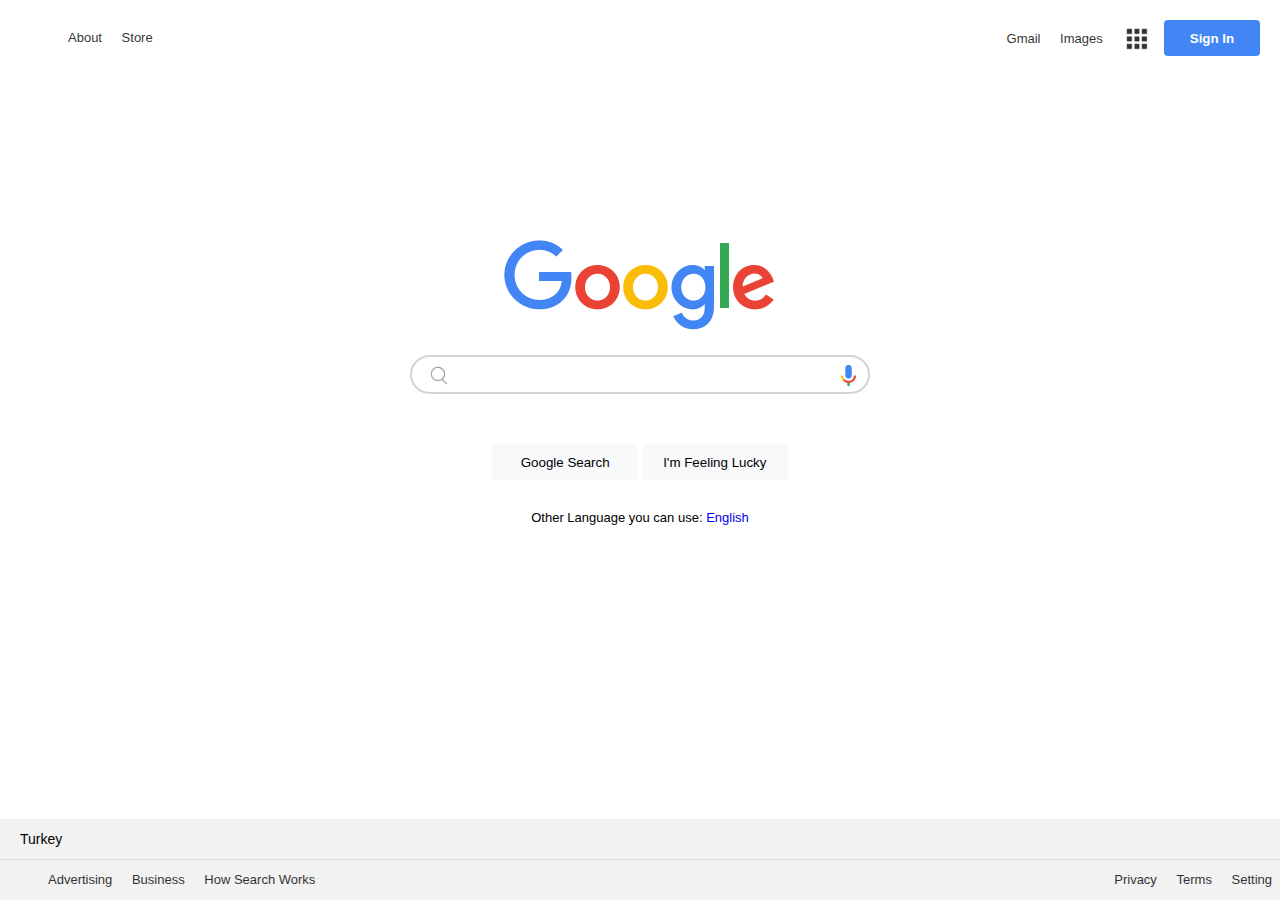
<file: google_clone/index.html>
<!DOCTYPE html>
<html lang="en">
   <head>
      <meta charset="UTF-8" />
      <meta http-equiv="X-UA-Compatible" content="IE=edge" />
      <meta name="viewport" content="width=device-width, initial-scale=1.0" />
      <title>Google</title>
      <link
         rel="shortcut icon"
         href="./images/favicon.png"
         type="image/x-icon"
      />
      <link rel="stylesheet" href="index.css" />
   </head>
   <body>
      <header class="header">
         <ul class="header__left">
            <li><a href="#">About</a></li>
            <li><a href="#">Store</a></li>
         </ul>

         <ul class="header__right">
            <li><a href="#">Gmail</a></li>
            <li><a href="#">Images</a></li>
            <li>
               <a href="#">
                  <img
                     class="header__right--appicon"
                     title="Google Apps"
                     src="./images/appicon.png"
                     alt="App Icon"
                  />
               </a>
            </li>
            <li><button class="header__right--button">Sign In</button></li>
         </ul>
      </header>
      <main class="main">
         <img class="main__logo" src="./images/googlelogo.png" alt="logo" />

         <div class="main__search-bar">
            <img
               class="main__search-bar--magnifier"
               src="./images/magnifying_glass.jpg"
               alt=""
            />

            <input class="main__search-bar--input" type="search" />

            <a href="#">
               <img
                  width="15px"
                  class="main__search-bar--mic"
                  src="./images/google_microphone.png"
                  alt="Voice"
               />
            </a>
         </div>

         <div class="main__buttons">
            <button class="main__buttons--left">Google Search</button>
            <button class="main__buttons--right">I'm Feeling Lucky</button>
         </div>

         <div class="main__language">
            <p>Other Language you can use: <a href="#">English</a></p>
         </div>
      </main>

      <footer class="footer">
         <div class="footer__country">Turkey</div>
         <div class="footer__bottom">
            <ul class="footer__bottom--left">
               <li><a href="#">Advertising</a></li>
               <li><a href="#">Business</a></li>
               <li><a href="#">How Search Works</a></li>
            </ul>

            <ul class="footer__bottom--right">
               <li><a href="#">Privacy</a></li>
               <li><a href="#">Terms</a></li>
               <li><a href="#">Setting</a></li>
            </ul>
         </div>
      </footer>
   </body>
</html>
</file>
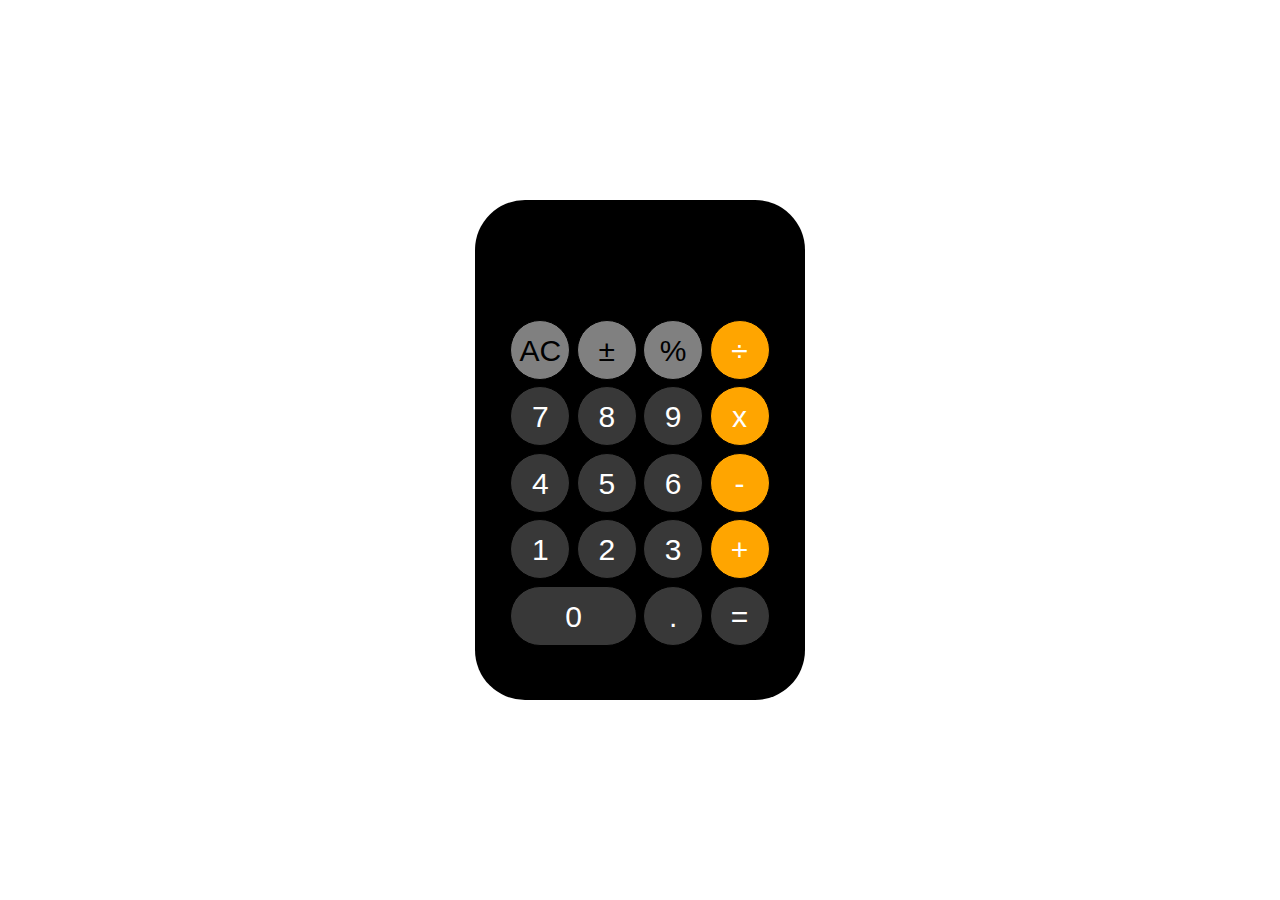
<file: IOS/index.html>
<!DOCTYPE html>
<html lang="en">
<head>
    <meta charset="UTF-8">
    <meta http-equiv="X-UA-Compatible" content="IE=edge">
    <meta name="viewport" content="width=device-width, initial-scale=">
    <title>IOS</title>
    <link rel="stylesheet" href="style.css">
</head>
<body>
    <div class="container">


        <div class="button but1">AC</div>
        <div class="button but2">±</div>
        <div class="button but3">%</div>
        <div class="button but4">÷</div>
        <div class="button but5">7</div>
        <div class="button but6">8</div>
        <div class="button but7">9</div>
        <div class="button but8">x</div>
        <div class="button but9">4</div>
        <div class="button but10">5</div>
        <div class="button but11">6</div>
        <div class="button but12">-</div>
        <div class="button but13">1</div>
        <div class="button but14">2</div>
        <div class="button but15">3</div>
        <div class="button but16">+</div>
        <div class="button but17">0</div>
        <div class="button but18">.</div>
        <div class="button but19">=</div>


    </div>
</body>
</html>
</file>
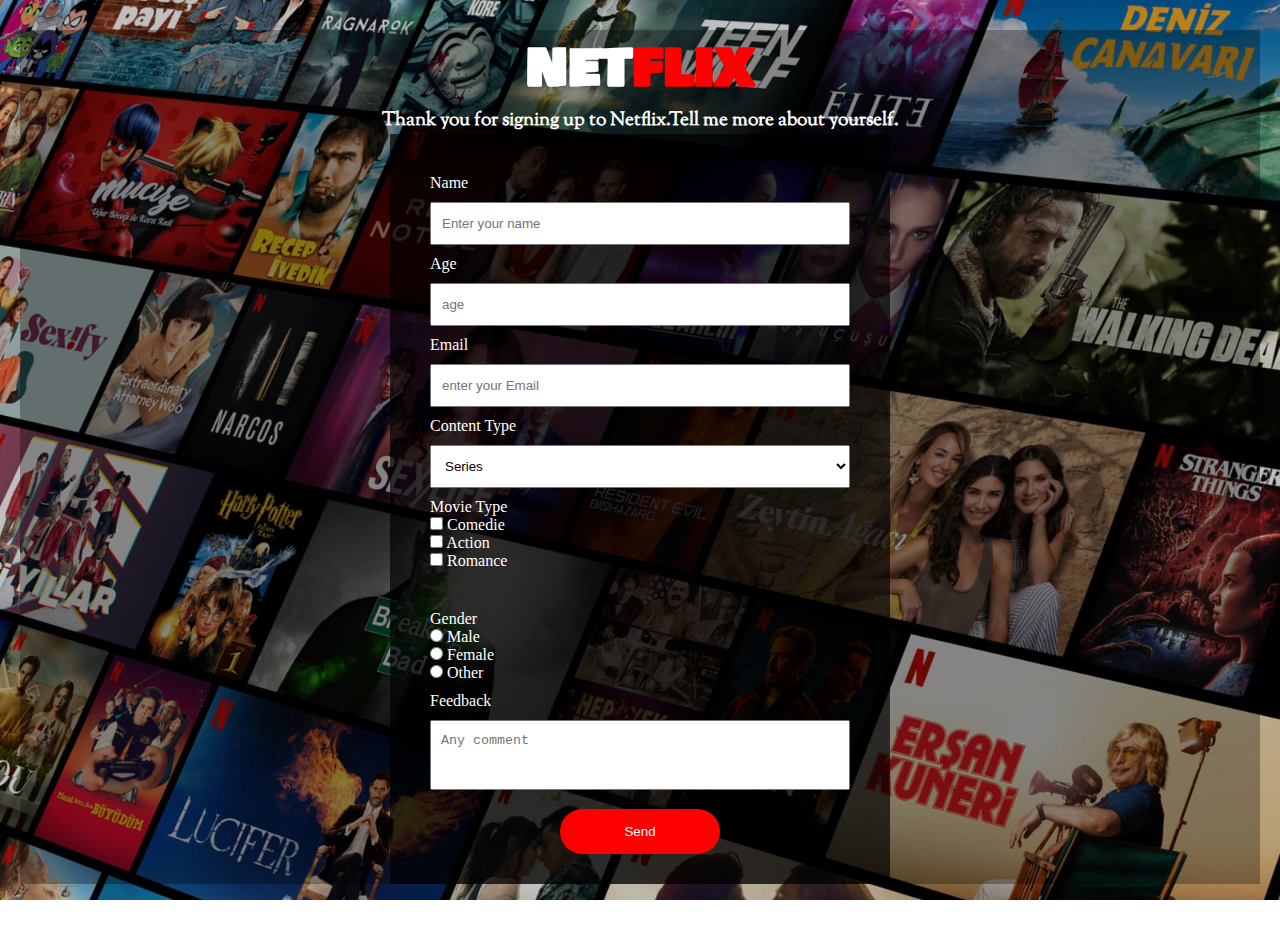
<file: Netflix/index.html>
<!DOCTYPE html>
<html lang="en">
<head>
    <meta charset="UTF-8">
    <meta http-equiv="X-UA-Compatible" content="IE=edge">
    <meta name="viewport" content="width=device-width, initial-scale=1.0">
    <title>Netflix_survey_form</title>
    <link rel="stylesheet" href="style.css">
</head>
<body>
    <div class="container">
        <header id="header">
            <h1 class="baslık1">NET<span>FLIX</span></h1>
            <h3 class="baslık2">Thank you for signing up to Netflix.Tell me more about yourself. </h3>
        </header>
        <section class="form_container">
            <form action="#">
                <div class="form_box">
                    <label for="name">Name</label>
                    <br>
                    <input type="text" name="name" id="name" placeholder="Enter your name" required>

                </div>
                <div class="form_box">
                    <label for="age">Age</label>
                    <br>
                    <input type="number" name="age" id="age" placeholder="age" required>

                </div>
                <div class="form_box">
                    <label for="email">Email</label>
                    <br>
                    <input type="email" name="email" id="email" placeholder="enter your Email">

                </div>
                <div class="form_box">
                    <label for="content">Content Type</label>
                    <select name="content" id="dropdown">
                        <option value="series">Series</option>
                        <option value="movies">Movies</option>
                        <option value="tv_shows">TV Shows</option>
                    </select>
                <div class="form_box" id="checkbox">
                    <label for="movie">Movie Type</label>
                    <br>
                    <input type="checkbox" name="movie" id="movie1">
                    <label for="movie1">Comedie</label>
                    <br>
                    <input type="checkbox" name="movie" id="movie2">
                    <label for="movie2">Action</label>
                    <br>
                    <input type="checkbox" name="movie" id="movie3">
                    <label for="movie3">Romance</label>

                </div>
                <div class="form_box" id="radio">
                    <label for="gen">Gender</label>
                    <br>
                    <input type="radio" name="gender" id="gender1" value="Male">
                    <label for="gender1">Male</label>
                    <br>
                    <input type="radio" name="gender" id="gender2" value="Female">
                    <label for="gender2">Female</label>
                    <br>
                    <input type="radio" name="gender" id="gender3" value="Other">
                    <label for="gender3">Other</label>

                </div>
                <div class="form_box">
                    <label for="feedback">Feedback</label>
                    <br>
                    <textarea name="feedback" id="feedback" cols="30" rows="10" placeholder="Any comment"></textarea>
                </div>
                <div class="form_submit">
                    <button type="submit" id="form-button">Send</button>
                        
                </div>

                </div>

            </form>
        </section>
        
            
        
    </div>
    
</body>
</html>
</file>
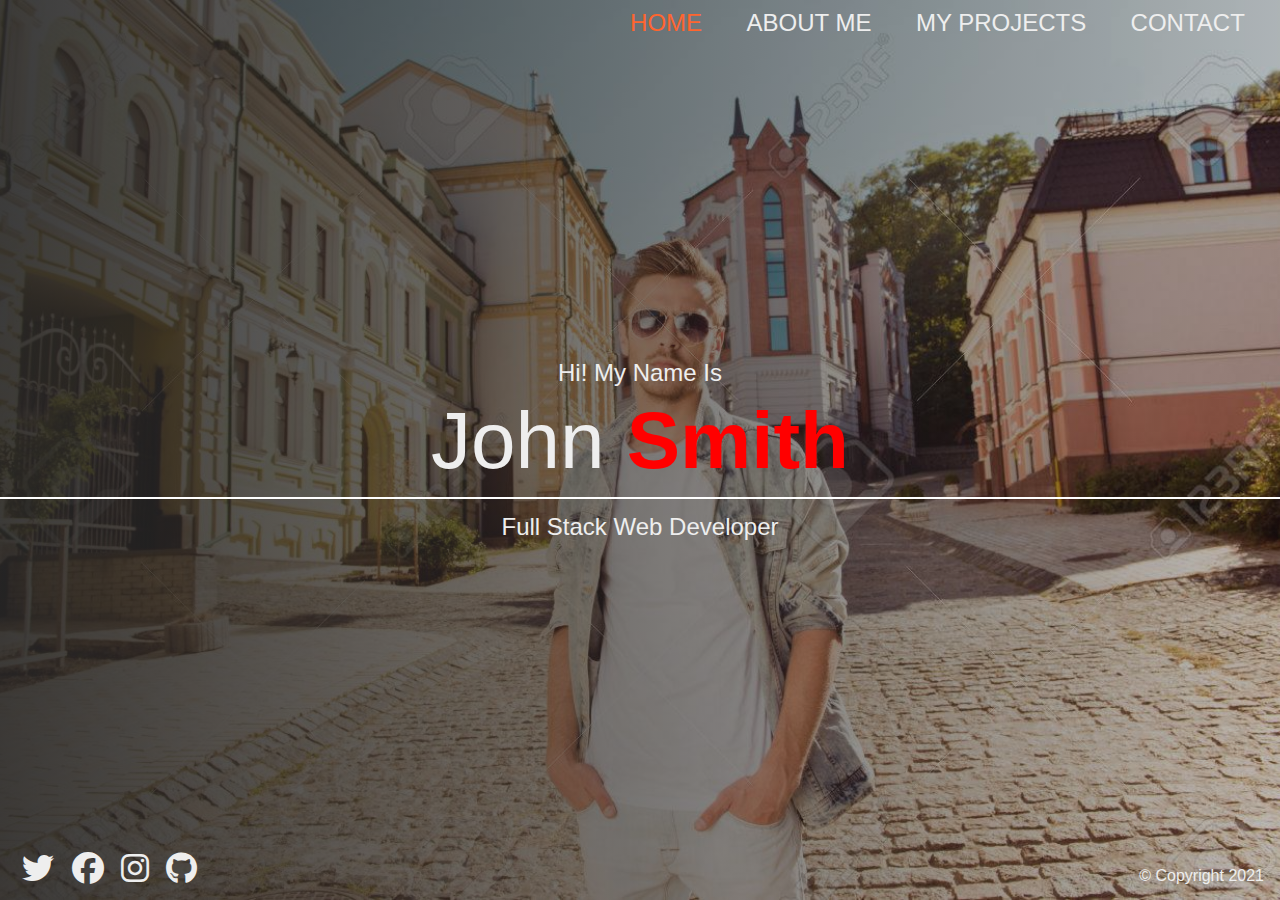
<file: sass_proje/index.html>
<!DOCTYPE html>
<html lang="en">

<head>
  <meta charset="UTF-8">
  <meta http-equiv="X-UA-Compatible" content="IE=edge">
  <meta name="viewport" content="width=device-width, initial-scale=1.0">
  <link rel="stylesheet" href="./css/main.css">
  
  <title>Document</title>
</head>

<body>
  <div class="home-bgImg-container">

    <nav class="nav">
      <ul class="nav__list">
        <li class="nav__item">
          <a href="index.html" class="nav__link nav__link--active ">Home</a>
        </li>
        <li class="nav__item">
          <a href="about.html" class="nav__link">About Me</a>
        </li>
        <li class="nav__item">
          <a href="projects.html" class="nav__link">My Projects</a>
        </li>
        <li class="nav__item">
          <a href="contact.html" class="nav__link">Contact</a>
        </li>
      </ul>
    </nav>

    <!-- HOME MAIN -->
    <main class="home">
      <h2>Hi! My Name Is</h2>
      <h1 class="home__name">
        John <span class="home__name--last">Smith</span>
      </h1>
      <h2>Full Stack Web Developer</h2>
    </main>

    <!-- HOME FOOTER -->
    <footer class="horizontal">
      <div class="social-icons">
        <a href="#">
          <i class="fab fa-twitter fa-2x"></i>
        </a>
        <a href="#">
          <i class="fab fa-facebook fa-2x"></i>
        </a>
        <a href="#">
          <i class="fab fa-instagram fa-2x"></i>
        </a>
        <a href="#">
          <i class="fab fa-github fa-2x"></i>
        </a>
      </div>
      <div class="copyright">&copy; Copyright 2021</div>
    </footer>







  </div>

</body>

</html>
</file>
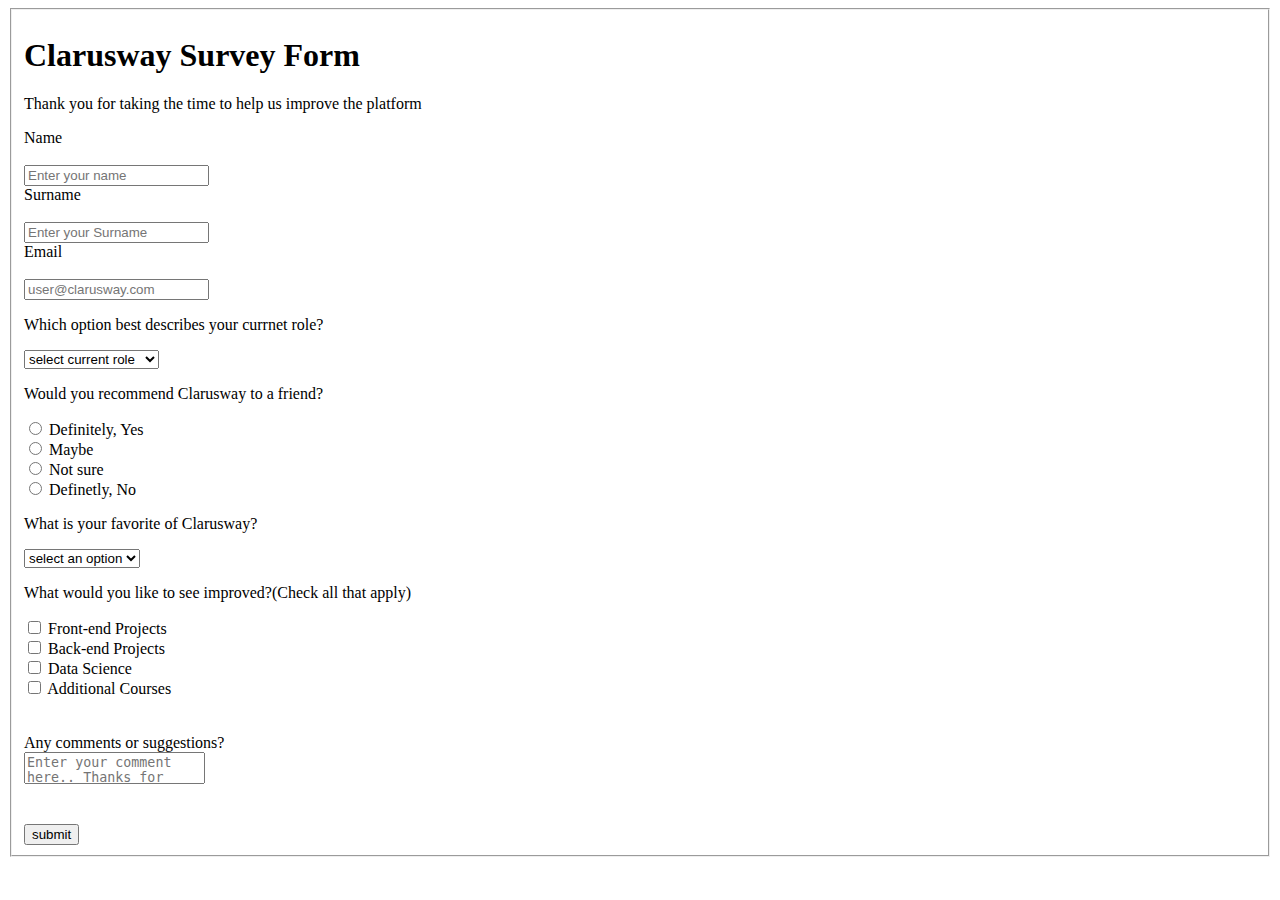
<file: survey_form/index.html>
<!DOCTYPE html>
<html lang="en">
  <head>
    <meta charset="UTF-8" />
    <meta http-equiv="X-UA-Compatible" content="IE=edge" />
    <meta name="viewport" content="width=device-width, initial-scale=1.0" />
    <title>survey form</title>

    <style>
      #yorum {
        resize: none;
        width: 175px;
        height: 26px;
      }
    </style>
  </head>
  <body>
    <form action="result.html" method="get">
      <fieldset>
        <div>
          <h1>Clarusway Survey Form</h1>
          <p>Thank you for taking the time to help us improve the platform</p>

          <label for="ad">Name</label>
          <br /><br />
          <input
            type="text"
            name="girilen ad"
            id="ad"
            placeholder="Enter your name"
            required
          />
          <br />
          <label for="sadı">Surname</label>
          <br /><br />
          <input
            type="text"
            name="girilen sadı"
            id="sadı"
            placeholder="Enter your Surname"
            required
          />
          <br />
          <label for="email">Email</label>
          <br /><br />
          <input
            type="text"
            name="email"
            id="email"
            placeholder="user@clarusway.com"
          />
        </div>
        <div>
          <p>Which option best describes your currnet role?</p>
          <select
            name="role"
            id="role"
            placeholder="select current role"
            size="0"
          >
            <option value="fronted">select current role</option>
            <option value="backend">backend developer</option>
            <option value="python">python developer</option>
            <option value="react">react developer</option>
          </select>
        </div>
        <div>
          <p>Would you recommend Clarusway to a friend?</p>
          <input
            type="radio"
            name="seçim"
            id="friend"
            value="Definitely, Yes"
          />
          <label for="friend">Definitely, Yes</label>
          <br />
          <input type="radio" name="seçim" id="friend1" value="Maybe" />
          <label for="friend1">Maybe</label>
          <br />
          <input type="radio" name="seçim" id="friend2" value="Not sure" />
          <label for="friend2">Not sure</label>
          <br />
          <input type="radio" name="seçim" id="friend3" value="Definetly, No" />
          <label for="friend3">Definetly, No</label>
        </div>
        <div>
          <p>What is your favorite of Clarusway?</p>
          <select name="favori" id="favori" >
            <option value="option">select an option</option>
          </select>
        </div>
        <div>
          <p>What would you like to see improved?(Check all that apply)</p>
          <input
            type="checkbox"
            name="impr"
            id="impr"
            value="Front-end Projects"
          />
          <label for="impr">Front-end Projects</label>
          <br />
          <input
            type="checkbox"
            name="impr1"
            id="impr1"
            value="Back-end Projects"
          />
          <label for="impr1">Back-end Projects</label>
          <br />
          <input type="checkbox" name="impr2" id="impr2" value="Data Science" />
          <label for="impr2">Data Science</label>
          <br />
          <input
            type="checkbox"
            name="impr3"
            id="impr3"
            value="Additional Courses"
          />
          <label for="impr3">Additional Courses</label>
          <br /><br /><br />
        </div>
        <div>
          <label for="yorum">Any comments or suggestions?</label>
          <br />
          <textarea
            name="girilen yorum"
            id="yorum"
            placeholder="Enter your comment here.. Thanks for your"
          ></textarea>
        </div>
        <br /><br />
        <div>
          <input type="submit" value="submit" />
        </div>
      </fieldset>
    </form>
  </body>
</html>
</file>
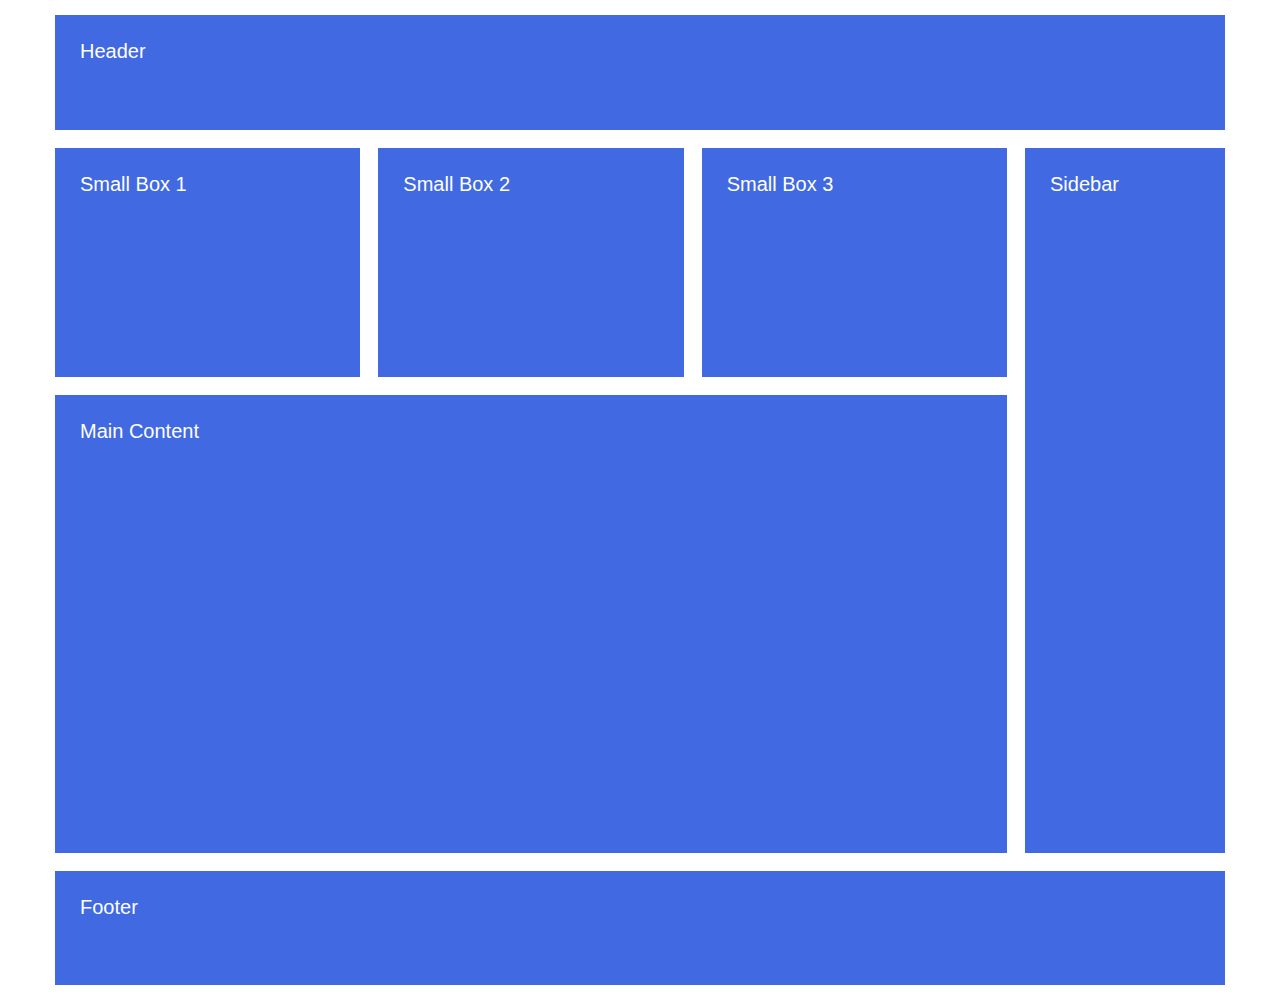
<file: css_grid/grid.html>
<!DOCTYPE html>
<html lang="en">
<head>
    <meta charset="UTF-8">
    <meta http-equiv="X-UA-Compatible" content="IE=edge">
    <meta name="viewport" content="width=device-width, initial-scale=1.0">
    <title>css grid</title>
    <link rel="stylesheet" href="style.css">
</head>
<body>
    <div class="container">
        <header class="header">Header</header>
        <div class="small-box-1">Small Box 1</div>
        <div class="small-box-2">Small Box 2</div>
        <div class="small-box-3">Small Box 3</div>
        <aside class="sidebar">Sidebar</aside>
        <main class="main">Main Content</main>
        <footer class="footer">Footer</footer>

        

    </div>
    
</body>
</html>
</file>
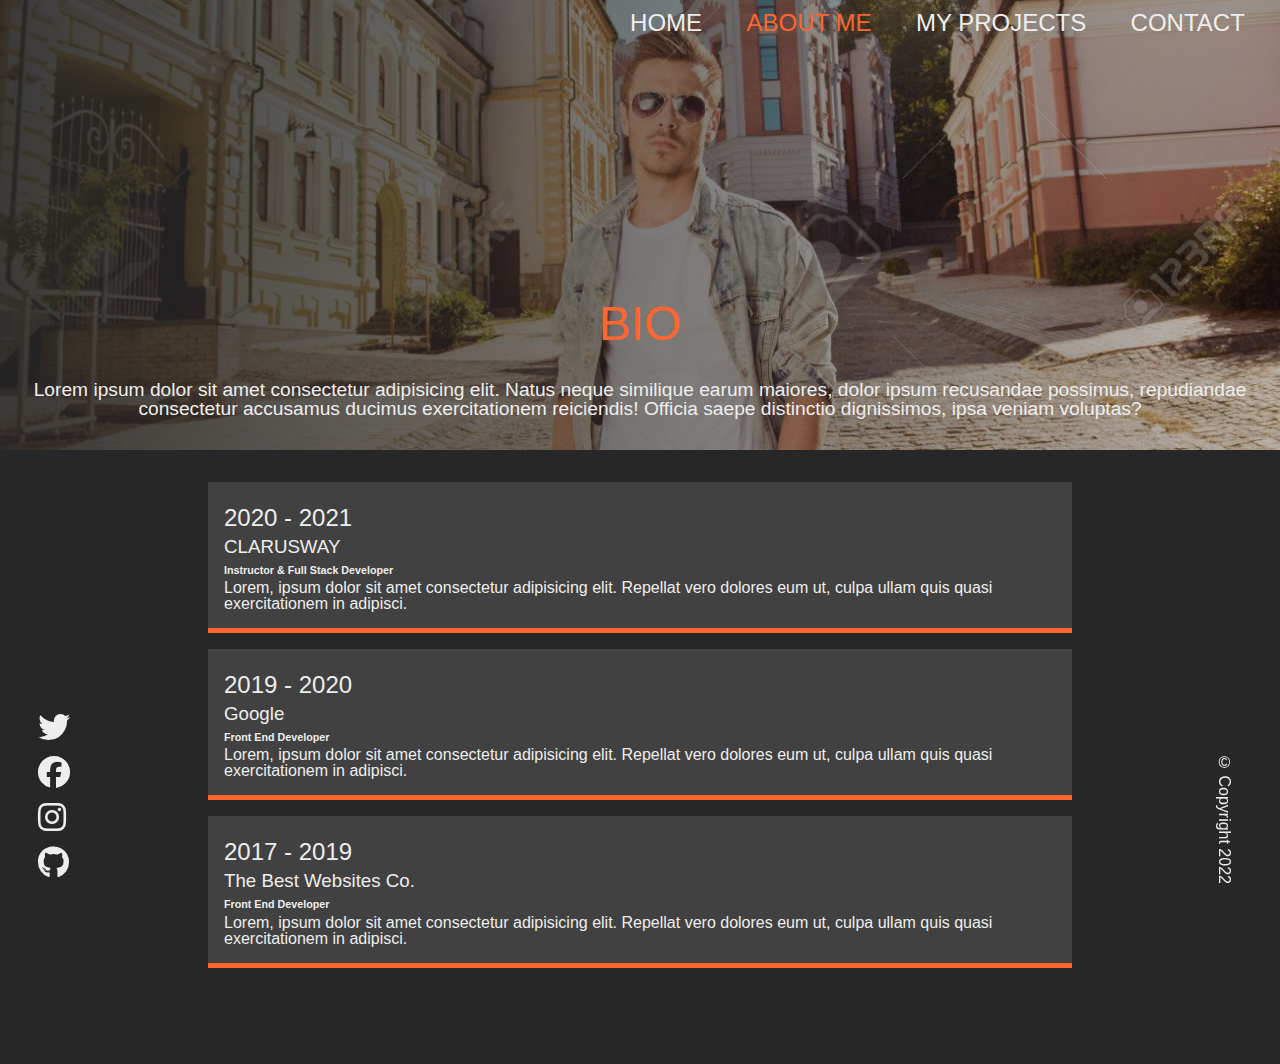
<file: sass_proje/about.html>
<!DOCTYPE html>
<html lang="en">
  <head>
    <meta charset="UTF-8" />
    <meta http-equiv="X-UA-Compatible" content="IE=edge" />
    <meta name="viewport" content="width=device-width, initial-scale=1.0" />

    <link rel="stylesheet" href="css/main.css" />
    <title>Portfolio-About</title>
  </head>
  <body>
    <div class="about-bgImg-container">
      <!-- ABOUT NAV -->
      <nav class="nav">
        <ul class="nav__list">
          <li class="nav__item">
            <a href="index.html" class="nav__link">Home</a>
          </li>
          <li class="nav__item">
            <a href="about.html" class="nav__link nav__link--active"
              >About Me</a
            >
          </li>
          <li class="nav__item">
            <a href="projects.html" class="nav__link">My Projects</a>
          </li>
          <li class="nav__item">
            <a href="contact.html" class="nav__link">Contact</a>
          </li>
        </ul>
      </nav>

      <div class="about__bio-image">
        <h2>BIO</h2>
        <p>
          Lorem ipsum dolor sit amet consectetur adipisicing elit. Natus neque
          similique earum maiores, dolor ipsum recusandae possimus, repudiandae
          consectetur accusamus ducimus exercitationem reiciendis! Officia saepe
          distinctio dignissimos, ipsa veniam voluptas?
        </p>
      </div>
    </div>

    <!-- ABOUT MAIN -->

    <main class="about">
      <div class="about__container">
        <div class="about__job">
          <h2 class="text-secondary">2020 - 2021</h2>
          <h3>CLARUSWAY</h3>
          <h6>Instructor & Full Stack Developer</h6>
          <p>
            Lorem, ipsum dolor sit amet consectetur adipisicing elit. Repellat
            vero dolores eum ut, culpa ullam quis quasi exercitationem in
            adipisci.
          </p>
        </div>
        <div class="about__job">
          <h2 class="text-secondary">2019 - 2020</h2>
          <h3>Google</h3>
          <h6>Front End Developer</h6>
          <p>
            Lorem, ipsum dolor sit amet consectetur adipisicing elit. Repellat
            vero dolores eum ut, culpa ullam quis quasi exercitationem in
            adipisci.
          </p>
        </div>
        <div class="about__job">
          <h2 class="text-secondary">2017 - 2019</h2>
          <h3>The Best Websites Co.</h3>
          <h6>Front End Developer</h6>
          <p>
            Lorem, ipsum dolor sit amet consectetur adipisicing elit. Repellat
            vero dolores eum ut, culpa ullam quis quasi exercitationem in
            adipisci.
          </p>
        </div>
      </div>
    </main>

    <!-- ABOUT FOOTER -->
    <footer class="vertical">
      <div class="social-icons">
        <a href="#">
          <i class="fab fa-twitter fa-2x"></i>
        </a>
        <a href="#">
          <i class="fab fa-facebook fa-2x"></i>
        </a>
        <a href="#">
          <i class="fab fa-instagram fa-2x"></i>
        </a>
        <a href="#">
          <i class="fab fa-github fa-2x"></i>
        </a>
      </div>
      <div class="copyright">&copy; Copyright 2022</div>
    </footer>
  </body>
</html>
</file>
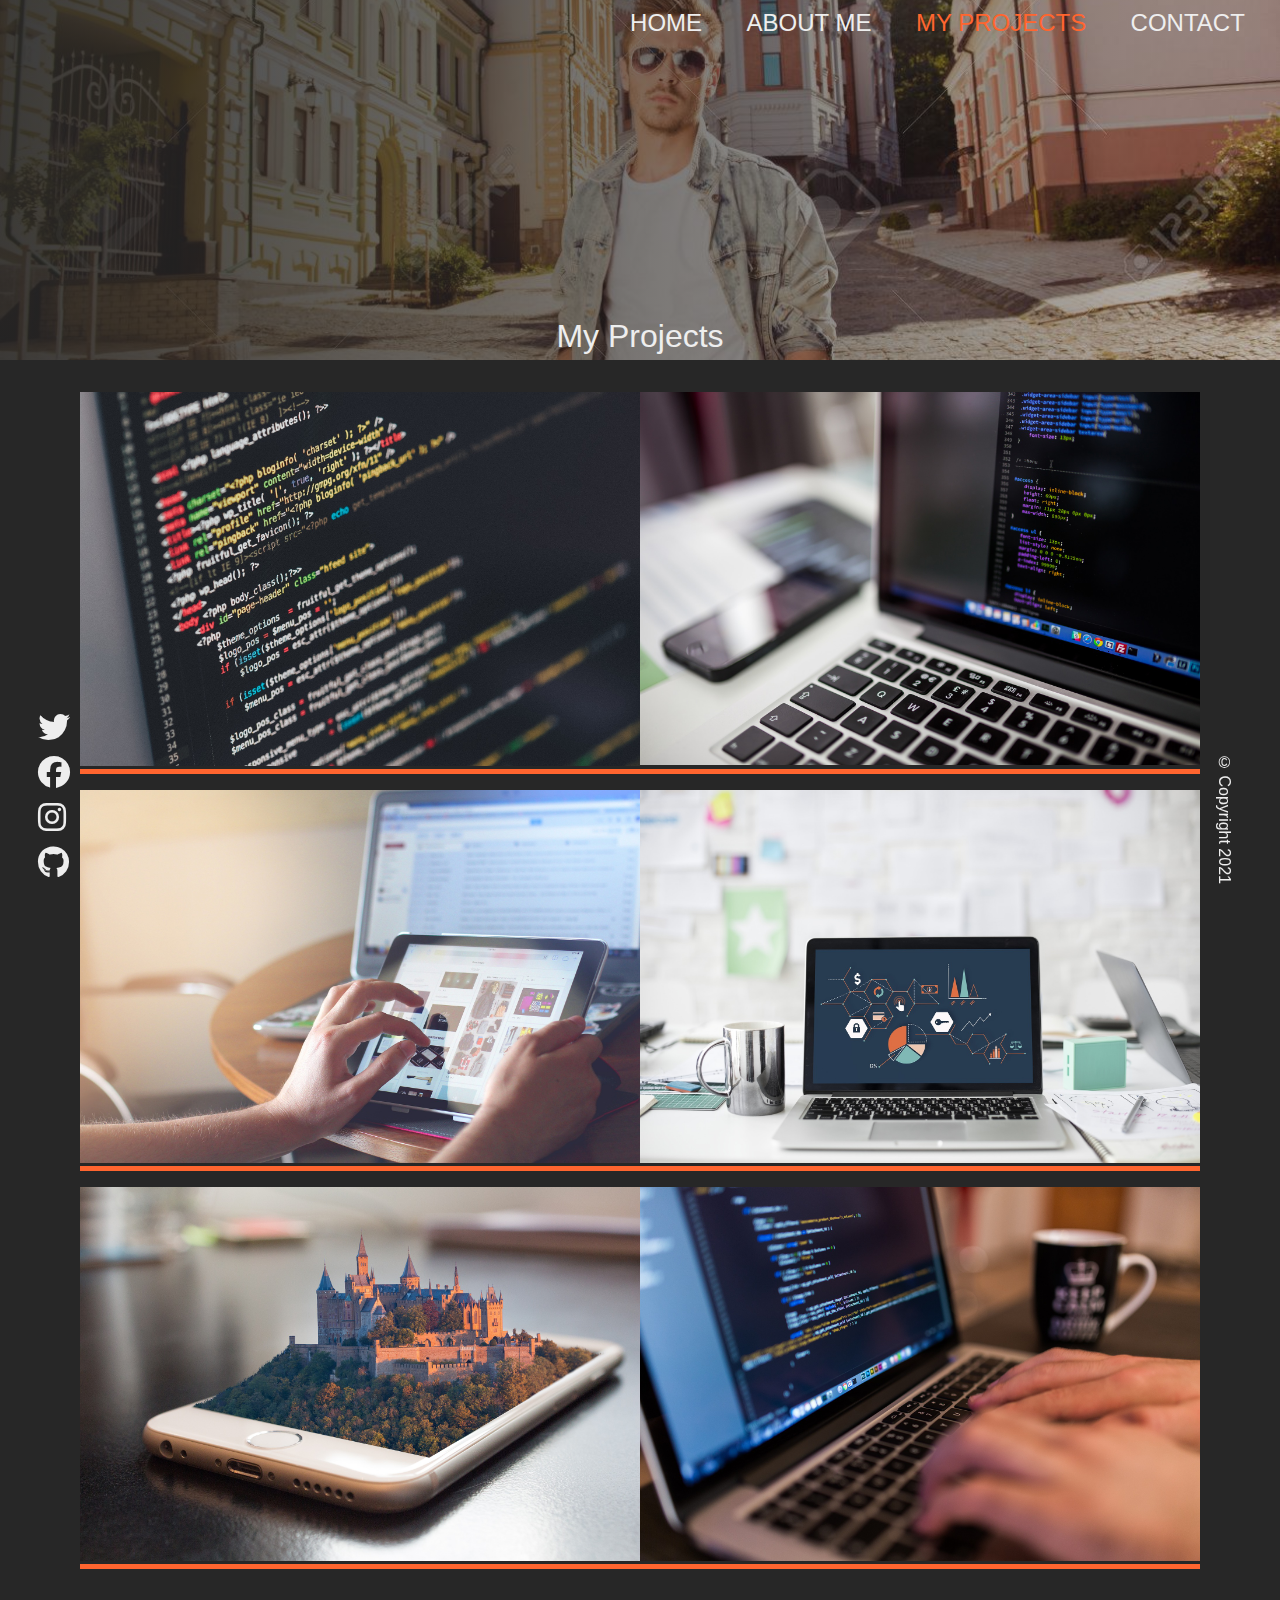
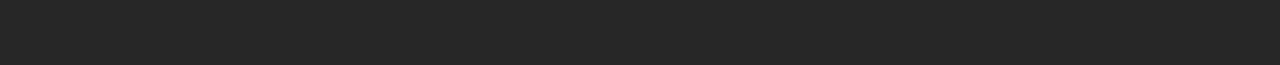
<file: sass_proje/projects.html>
<!DOCTYPE html>
<html lang="en">
  <head>
    <meta charset="UTF-8" />
    <meta name="viewport" content="width=device-width, initial-scale=1.0" />
    <meta http-equiv="X-UA-Compatible" content="ie=edge" />

    <link rel="stylesheet" href="css/main.css" />
    <title>Portfolio-Projects</title>
  </head>
  <body>
    <div class="project-bgImg-container">
      <!-- PROJECT NAV -->
      <nav class="nav">
        <ul class="nav__list">
          <li class="nav__item">
            <a href="index.html" class="nav__link">Home</a>
          </li>
          <li class="nav__item">
            <a href="about.html" class="nav__link">About Me</a>
          </li>
          <li class="nav__item">
            <a href="projects.html" class="nav__link nav__link--active"
              >My Projects</a
            >
          </li>
          <li class="nav__item">
            <a href="contact.html" class="nav__link">Contact</a>
          </li>
        </ul>
      </nav>

      <div class="projects__bio-image">
        <h1>My Projects</h1>
      </div>
    </div>

    <!-- PROJECT MAIN -->
    <main class="projects">
      <div class="projects__items">
        <div class="projects__item">
          <img src="img/project-1.jpg" alt="My Project" />
        </div>

        <div class="projects__item">
          <img src="img/project-2.jpg" alt="My Project" />
        </div>
        <div class="projects__item">
          <img src="img/project-3.jpg" alt="My Project" />
        </div>
        <div class="projects__item">
          <img src="img/project-4.jpg" alt="My Project" />
        </div>

        <div class="projects__item">
          <img src="img/project-5.jpg" alt="My Project" />
        </div>
        <div class="projects__item">
          <img src="img/project-6.jpg" alt="My Project" />
        </div>
      </div>
    </main>

    <!-- PROJECT FOOTER -->
    <footer class="vertical">
      <div class="social-icons">
        <a href="#">
          <i class="fab fa-twitter fa-2x"></i>
        </a>
        <a href="#">
          <i class="fab fa-facebook fa-2x"></i>
        </a>
        <a href="#">
          <i class="fab fa-instagram fa-2x"></i>
        </a>
        <a href="#">
          <i class="fab fa-github fa-2x"></i>
        </a>
      </div>

      <div class="copyright">&copy; Copyright 2021</div>
    </footer>
  </body>
</html>
</file>
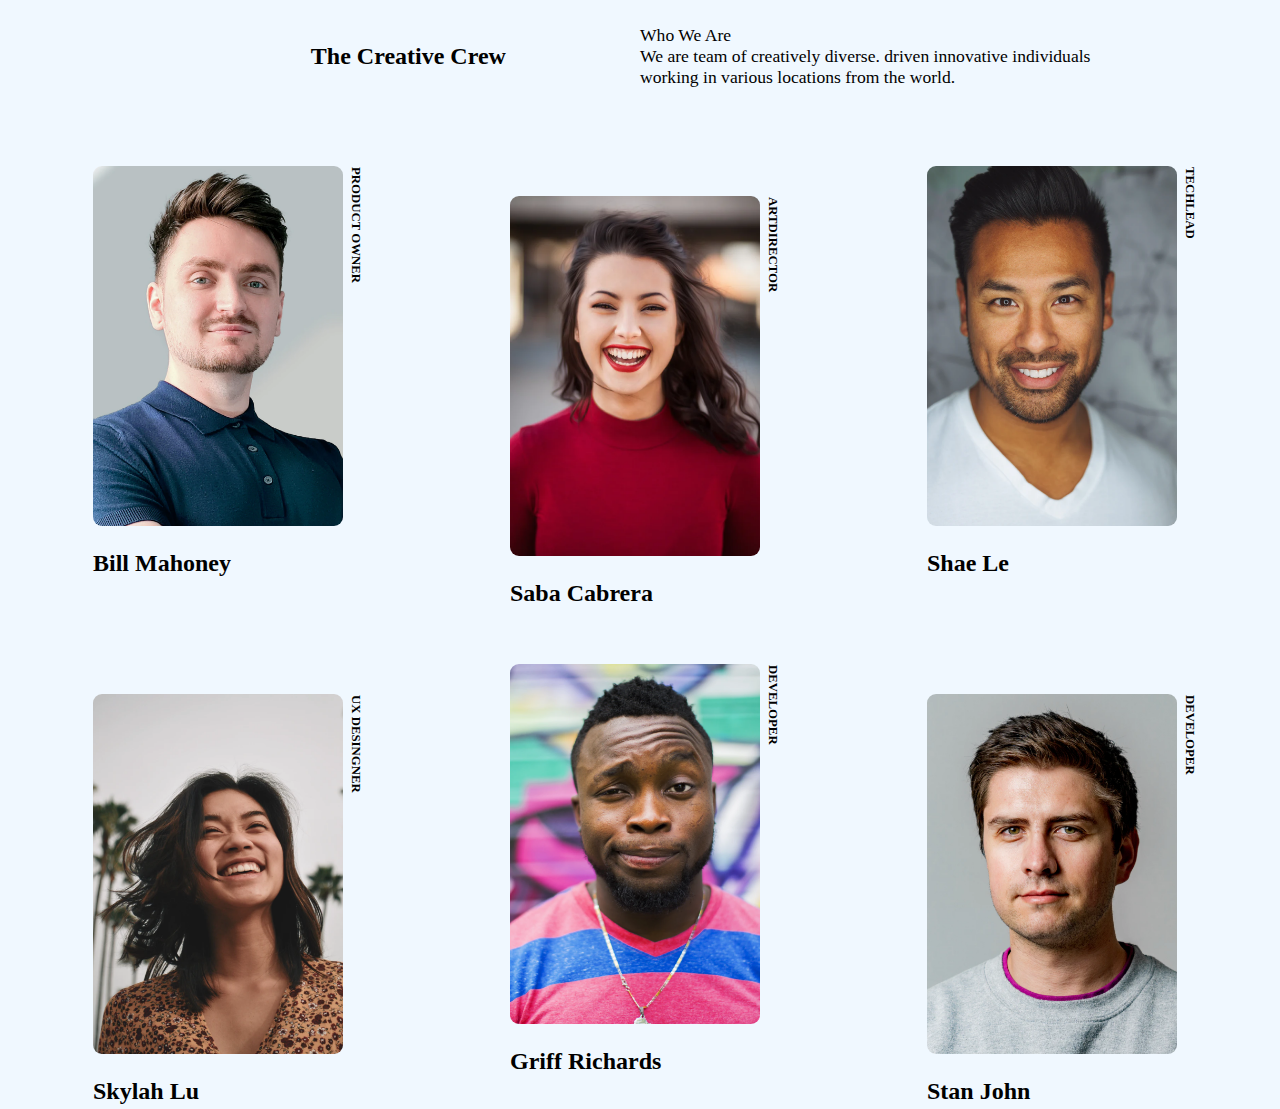
<file: TeamMembersPage/teamMembers.html>
<!DOCTYPE html>
<html lang="en">
<head>
    <meta charset="UTF-8">
    <meta http-equiv="X-UA-Compatible" content="IE=edge">
    <meta name="viewport" content="width=device-width, initial-scale=1.0">
    <title>Team Members Page</title>
    <link rel="stylesheet" href="teamMembers.css">
</head>
<body>
    <div class="container">
        
        <div class="metin">
            <p class="creative">The Creative Crew</p>
            <p class="who">
                Who We Are <br> 
                                 
                We are team of creatively diverse. driven innovative individuals working in various locations from the world.
             </p>
        </div>
    
    <div class="picture-frame">
        <div class="frame">
        <img src="./img/photo1.png" alt="">
        <p class="name">Bill Mahoney</p>
        <p class="job">PRODUCT OWNER</p>
    </div>
    </div>

    <div class="picture-frame">
    <div class="frame down">
        <img src="./img/photo2.png" alt="">
        <p class="name">Saba Cabrera</p>
        <p class="job">ARTDIRECTOR</p>
    </div>
 </div>
<div class="picture-frame">
    <div class="frame">
    <img src="./img/photo3.png" alt="">
    <p class="name">Shae Le</p>
    <p class="job">TECHLEAD</p>
</div>
</div>
<div class="picture-frame">
    <div class="frame down">
    <img src="./img/photo4.png" alt="">
    <p class="name">Skylah Lu</p>
    <p class="job">UX DESINGNER</p>
</div>
</div>
<div class="picture-frame">
    <div class="frame">
    <img src="./img/photo5.png" alt="">
    <p class="name">Griff Richards</p>
    <p class="job">DEVELOPER</p>
</div>
</div>
<div class="picture-frame">
    <div class="frame down">
    <img src="./img/photo6.png" alt="">
    <p class="name">Stan John</p>
    <p class="job">DEVELOPER</p>
</div>
</div>
</div>
    
</body>
</html>
</file>
<file: IOS/style.css>
*{
    box-sizing: border-box;
    margin: 0;
    padding: 0;
}
    
.container{
    background-color: black;
    display: grid;
    width: 330px;
    height: 500px;
    grid-template-rows: 60px 60px 60px 60px 60px;
    grid-template-columns: 60px 60px 60px 60px;
    grid-gap: 0.5vw;
    color: white;
    justify-content: center;
    border-radius: 50px;
    margin: 200px auto;
    padding-top: 120px;
    font-family: Arial, Helvetica, sans-serif;
}
.button{
    border: 1px solid black;
    border-radius: 50%;
    text-align: center;
    line-height: 60px;
    font-size: 30px;
    background-color: #383838;
}
.button:hover{
    background-color: #5a5757;
    cursor: pointer;
    
}
.button:active{
    transform: scale(95%);
}
.but1,
.but2,
.but3{
    background-color: grey;
    color: black;
}

.but4,
.but8,
.but12,
.but16{
    background-color: orange;
}

.but17{
    grid-column-start: 1;
    grid-column-end: 3;
    border-radius: 150px;
    
    
}
</file>
<file: Netflix/style.css>
@import url('https://fonts.googleapis.com/css2?family=Bowlby+One+SC&display=swap');
@import url('https://fonts.googleapis.com/css2?family=Sorts+Mill+Goudy:ital@1&display=swap');
*{
    margin: 0;
    padding: 0;
    box-sizing: border-box;

    
}
body{
    background-image: url(./background_image.jpg);
    background-position: center;
    background-repeat: no-repeat;
    background-size: cover;
    background-attachment: fixed;
    color: white;
    height: 100vh;
}
.container{
    max-width: 1240px;
    /* height: 1036px; */
    background-color: rgba(0, 0, 0, 0.3);
    margin: auto;
    margin-top: 30px;
}

    

header{
    text-align: center;
}

.baslık1{
    font-family: 'Bowlby One SC', cursive ;
    font-size: 50px;
    text-align: center;
    
}
.baslık2{
    font-family: 'sorts Mill Goudy', serif;
    text-align: center;
    

}
.form_container{
    /* border: 2px solid red; */
    margin: auto;
    width: 500px;
    padding: 30px 40px;
    background-color: rgba(0, 0, 0, 0.678);
   

    
}
.form_box{
    margin-top: 10px;
}

#name, 
#age, 
#email, 
#dropdown, 
#feedback{
width: 100%;
padding: 12px 10px;
margin-top: 10px;

}
textarea{
    resize: none;
    height: 70px;
    
}

#checbox, #radio{
    margin-top: 40px;

}
#form-button{
    width: 160px;
    height: 45px;
    background-color: #ff0000;
    color: white;
    border-radius: 50px;
    border: none;
    cursor: pointer;
}
.form_submit{
    margin: auto;
    width: 160px;
    margin-top: 15px;
}

#form-button:hover{
    background-color: white;
    color: #ff0000;
}
span{
    color: red;
}
</file>
<file: css_grid/style.css>
*{
    padding: 0;
    margin: 0;
    box-sizing: border-box;
}
.container{
    display: grid;
    font-family: sans-serif;
    width: 1200px;
    height: 1000px;
    padding: 15px;
    margin: auto;
    color: white;
    gap: 18px;
    grid-template-columns: repeat(3,1fr) 200px; 
    grid-template-rows: 1fr 2fr 4fr 1fr;
}
.header {
    display: grid;
    /* grid-area: 1/1/2/5; */
    grid-column: 1/-1;
    /* grid-column-start: 1; */
    /* grid-column-end: 5; */
    background-color:royalblue;
    font-size: 20px;
    padding: 25px;
   
}

.small-box-1{
    grid-column: 1/2;
    background-color:royalblue;
    font-size: 20px;
    padding: 25px;
}

.small-box-2{
    grid-column: 2/3;
    background-color:royalblue;
    font-size: 20px;
    padding: 25px;
}
.small-box-3 {
    grid-column: 3/4;
    background-color:royalblue;
    font-size: 20px;
    padding: 25px;
}
.sidebar {
   
    grid-area: 2/4/4/5;
    background-color: royalblue;
    font-size: 20px;
    padding: 25px;
}
.main {
    grid-area: 3/1/4/4;
    background-color:royalblue;
    font-size: 20px;
    padding: 25px;
}
.footer {
    grid-area: 4/1/5/5;
    background-color:royalblue;
    font-size: 20px;
    padding: 25px;
    
    
}
</file>
<file: TeamMembersPage/teamMembers.css>
* {
    padding: 0;
    margin: 0px;
    box-sizing: border-box;
    background-color: aliceblue;
}
.container {
    display: flex;
    flex-wrap: wrap;
    margin: 25px;
    justify-content: center;
    gap: 3rem 3rem;
    max-width: 1300px;
}
.metin {
    display: flex;
    max-width: 1200px;
    /* width: 100%; */
    justify-content: center;
    align-items: center;
    /* padding: 30px; */
    
}
.creative {
    display: flex;
    width: 48%;
    font-weight: bold;
    font-size: 1.5rem;
    justify-content: center;
}
.who {
    display: flex;
    width: 48%;
    font-size: 1.1rem;
    flex-direction: column;
   
}
.picture-frame {
    display: flex;
    padding-top: 30px;
    height: 390px;
    margin-bottom: 60px;
    width: 30%;
    justify-content: center;
   
}
.frame{
    width: 260px;
}
.frame img{
    width: 250px;
    height: 360px;
    border-radius: 9px;
    
}
.frame .job {
   transform: translate(255px, -410px );
  font-size: 0.8rem;
  font-weight: bold;
  writing-mode: tb-rl;
}
.frame .name {
    font-size: 1.5rem;
    font-weight: bold;
    margin-top: 20px;
}
.down {
    padding-top: 30px;
}
.up{
    margin-top: 30px;
}
@media screen and (max-width:800px){
    .picture-frame {
        width: 50%;
    }
    .metin {
        max-width: 700px;
        flex-direction: column;
        align-items: center;
            }
    .container {
        max-width: 750px;
    }
    .creative {
        margin-bottom: 15px;
    }
}
@media screen and (max-width:1010px) {
    .metin {
        align-items: center;
        flex-direction: column;
    }
}
@media screen and (max-width:576px) {
    .picture-frame {
        width: 100%;
    }
    .metin {
        max-width: 520px;
        flex-direction: column;
        align-items: center;
            }
    .container {
        max-width: 560px;
    }
    
}
</file>
<file: google_clone/index.css>
/** Resetting */
* {
  box-sizing: border-box;
  margin: 0;
  text-decoration: none;
}
body {
  font-family: Arial, Helvetica, sans-serif;
  font-size: 13px;
}

/*! HEADER */
.header {
  padding: 20px;
  line-height: 36px;
}

.header__left {
  float: left;
}

.header__right {
  float: right;
}
ul li {
  display: inline-block;
}

ul li a {
  color: black;
  opacity: 0.8;
  padding: 0.5rem;
}
ul li a:hover {
  text-decoration: underline;
}

.header__right--appicon {
  vertical-align: middle;
}

.header__right--button {
  background-color: #4285f4;
  color: white;
  border: none;
  width: 96px;
  height: 36px;
  border-radius: 4px;
  font-weight: 600;
}

.header__right--button:hover {
  box-shadow: rgb(211, 211, 211) 3px 3px 5px;
  cursor: pointer;
}

/*! MAIN */
.main {
  margin-top: 200px;
  text-align: center;
}

.main__logo {
  width: 272px;
  height: 92px;
}
.main__search-bar {
  border: 2px solid #d3d3d3;
  border-radius: 20px;
  width: 460px;
  height: 39px;
  margin: 20px auto;
}
.main__search-bar--input {
  width: 380px;
  height: 30px;
  font-size: 14px;
  border: none;
  outline: none;
  margin-top: 2px;
}

.main__search-bar--magnifier {
  width: 30px;
  vertical-align: middle;
}

.main__search-bar--mic {
  width: 15px;
  vertical-align: middle;
}

.main__buttons--left,
.main__buttons--right {
  width: 146px;
  border: none;
  background-color: #f8f9fa;
  border-radius: 4px;
  margin: 30px 0;
  padding: 0 16px;
  height: 36px;
}

.main__buttons--left:hover,
.main__buttons--right:hover {
  border: 1px solid #d3d3d3;
  box-shadow: rgb(211, 211, 211) 1px 1px 10px;
  cursor: pointer;
}

.main__language a:hover {
  text-decoration: underline;
}
/*! FOOTER */
.footer {
  position: fixed;
  bottom: 0;
  background-color: #f2f2f2;
  width: 100%;
  line-height: 40px;
}

.footer__country {
  font-size: 14px;
  padding-left: 20px;
  border-bottom: 1px solid #dadce0;
}

.footer__bottom--left {
  float: left;
}

.footer__bottom--left {
  float: left;
}

.footer__bottom--right {
  float: right;
}
</file>
<file: sass_proje/css/main.css>
@import url("https://cdnjs.cloudflare.com/ajax/libs/font-awesome/6.2.0/css/all.min.css");
* {
  margin: 0;
  padding: 0;
  box-sizing: border-box;
}

.about-bgImg-container {
  height: 50vh;
  width: 100%;
  background: linear-gradient(to right, rgba(39, 39, 39, 0.9), rgba(39, 39, 39, 0.3)), url("../img/model-1.jpg");
  background-position: center center;
  background-size: cover;
  display: flex;
  justify-content: space-between;
  flex-direction: column;
}
.about-bgImg-container .about__bio-image {
  text-align: center;
}
.about-bgImg-container .about__bio-image h2 {
  font-size: 3rem;
  color: #ff652f;
}
.about-bgImg-container .about__bio-image p {
  font-size: 1.2rem;
  margin: 2rem;
}

.about__container {
  width: 70vw;
  margin: 2rem auto;
}
.about .about__job {
  margin: 1rem;
  background: #414141;
  padding: 1rem;
  border-bottom: 5px solid #ff652f;
}
.about .about__job h2, .about .about__job h3 {
  margin: 0.5rem 0;
}
.about .about__job h6 {
  margin: 0.3rem 0;
}

.contact-bgImg-container {
  height: 100vh;
  width: 100%;
  background: linear-gradient(to right, rgba(39, 39, 39, 0.9), rgba(39, 39, 39, 0.3)), url("../img/model-1.jpg");
  background-position: center center;
  background-size: cover;
}
.contact-bgImg-container nav {
  height: 40vh;
}

.contact {
  height: 40vh;
  display: flex;
  flex-direction: column;
  flex-wrap: nowrap;
  justify-content: center;
  text-align: center;
}
.contact h2 {
  font-size: 3rem;
  margin-bottom: 2rem;
}
.contact__list {
  display: flex;
  flex-direction: column;
  flex-wrap: wrap;
  justify-content: center;
  align-items: center;
  gap: 2.5rem;
  font-size: 1.5rem;
}
.contact .text-secondary {
  color: #ff652f;
}

.home-bgImg-container {
  height: 100vh;
  width: 100%;
  background: linear-gradient(to right, rgba(39, 39, 39, 0.9), rgba(39, 39, 39, 0.3)), url("../img/model-1.jpg");
  background-position: center center;
  background-size: cover;
}

.home {
  height: 80vh;
  display: flex;
  flex-direction: column;
  justify-content: center;
  text-align: center;
}
.home__name {
  font-size: 5rem;
  padding: 1rem;
  margin-bottom: 1rem;
  border-bottom: 2px solid #fff;
}
.home__name--last {
  color: red;
  font-weight: 700;
}

.project-bgImg-container {
  height: 40vh;
  width: 100%;
  background: linear-gradient(to right, rgba(39, 39, 39, 0.9), rgba(39, 39, 39, 0.3)), url("../img/model-1.jpg");
  background-position: center center;
  background-size: cover;
  display: flex;
  flex-direction: column;
  justify-content: space-between;
}
.project-bgImg-container .projects__bio-image {
  text-align: center;
  margin-bottom: 0.5rem;
}

.projects__items {
  width: 100%;
  display: flex;
  flex-wrap: wrap;
  justify-content: center;
  padding: 2rem 5rem;
  gap: 1rem 0;
}
.projects__item {
  width: 100%;
  cursor: pointer;
  border-bottom: 5px solid #ff652f;
  position: relative;
}
.projects__item img {
  width: 100%;
}
.projects__item::after {
  content: "";
  height: 100%;
  width: 100%;
  background-color: #ff652f;
  position: absolute;
  left: 0;
  opacity: 0;
  transition: all 0.5s;
}
.projects__item:hover::after {
  opacity: 0.7;
}

.link-style a, footer.middle a, footer.vertical .social-icons a, footer.horizontal a {
  padding: 0.4rem;
  transition: all 1s;
}
.link-style a:hover, footer.middle a:hover, footer.vertical .social-icons a:hover, footer.horizontal a:hover {
  color: #ff652f;
}

footer.horizontal {
  height: 10vh;
  display: flex;
  justify-content: space-between;
  align-items: flex-end;
  padding: 1rem;
}

footer.vertical {
  display: flex;
  justify-content: space-between;
  align-items: flex-end;
  padding: 2rem;
  margin-bottom: 1rem;
}
footer.vertical .social-icons {
  display: flex;
  flex-direction: column;
  position: fixed;
  bottom: 1rem;
}
footer.vertical .copyright {
  position: fixed;
  bottom: 1rem;
  right: 3rem;
  writing-mode: vertical-rl;
  text-orientation: mixed;
}

footer.middle {
  height: 20vh;
  display: flex;
  flex-direction: column;
  justify-content: flex-start;
  align-items: center;
  padding: 1rem;
  gap: 1rem;
}

.nav {
  padding: 1rem;
  height: 10vh;
}
.nav__list {
  text-align: right;
}
.nav__item {
  display: inline;
  padding: 1rem;
}
.nav__link {
  font-size: 1rem;
  text-transform: uppercase;
  font-weight: 500;
  font-family: "Segoe UI", Tahoma, Geneva, Verdana, sans-serif;
  transition: all 1s;
}
.nav__link:hover {
  color: blue;
}
.nav__link--active {
  color: #ff652f;
}

@media screen and (min-width: 0px) {
  .nav {
    padding: 0.5rem;
  }
  .nav__list {
    text-align: center;
  }
  .nav__item {
    padding-right: 0.7rem;
  }
  .nav .nav__link {
    font-size: 0.9rem;
  }
  .contact h2 {
    font-size: 2rem;
    margin-bottom: 1rem;
  }
  .contact__list {
    gap: 2rem 1.2rem;
    font-size: 1.2rem;
  }
}
@media screen and (min-width: 576px) {
  .nav {
    padding: 0.7rem;
  }
  .nav__list {
    text-align: right;
  }
  .nav__item {
    padding-right: 1rem;
  }
  .nav .nav__link {
    font-size: 1rem;
  }
  .contact h2 {
    font-size: 2.5rem;
    margin-bottom: 1.5rem;
  }
  .contact__list {
    gap: 2.5rem 2rem;
    font-size: 1.5rem;
  }
}
@media screen and (min-width: 768px) {
  .nav__item {
    padding-right: 1.3rem;
  }
  .nav .nav__link {
    font-size: 1.3rem;
  }
  .projects__item {
    width: 100%;
  }
}
@media screen and (min-width: 1024px) {
  .nav__item {
    padding-right: 1.5rem;
  }
  .nav .nav__link {
    font-size: 1.5rem;
  }
  .projects__item {
    width: 50%;
  }
  .contact__list {
    flex-direction: row;
  }
}
@media screen and (min-width: 1600px) {
  .projects__item {
    width: 33%;
  }
}
body {
  font-family: "Segoe UI", Tahoma, Geneva, Verdana, sans-serif;
  line-height: 1;
  color: #eee;
  background-color: #272727;
  height: 100vh;
}

a {
  text-decoration: none;
  color: #eee;
}

h1, h2, h3 {
  font-weight: 400;
}

/*# sourceMappingURL=main.css.map */
</file>
